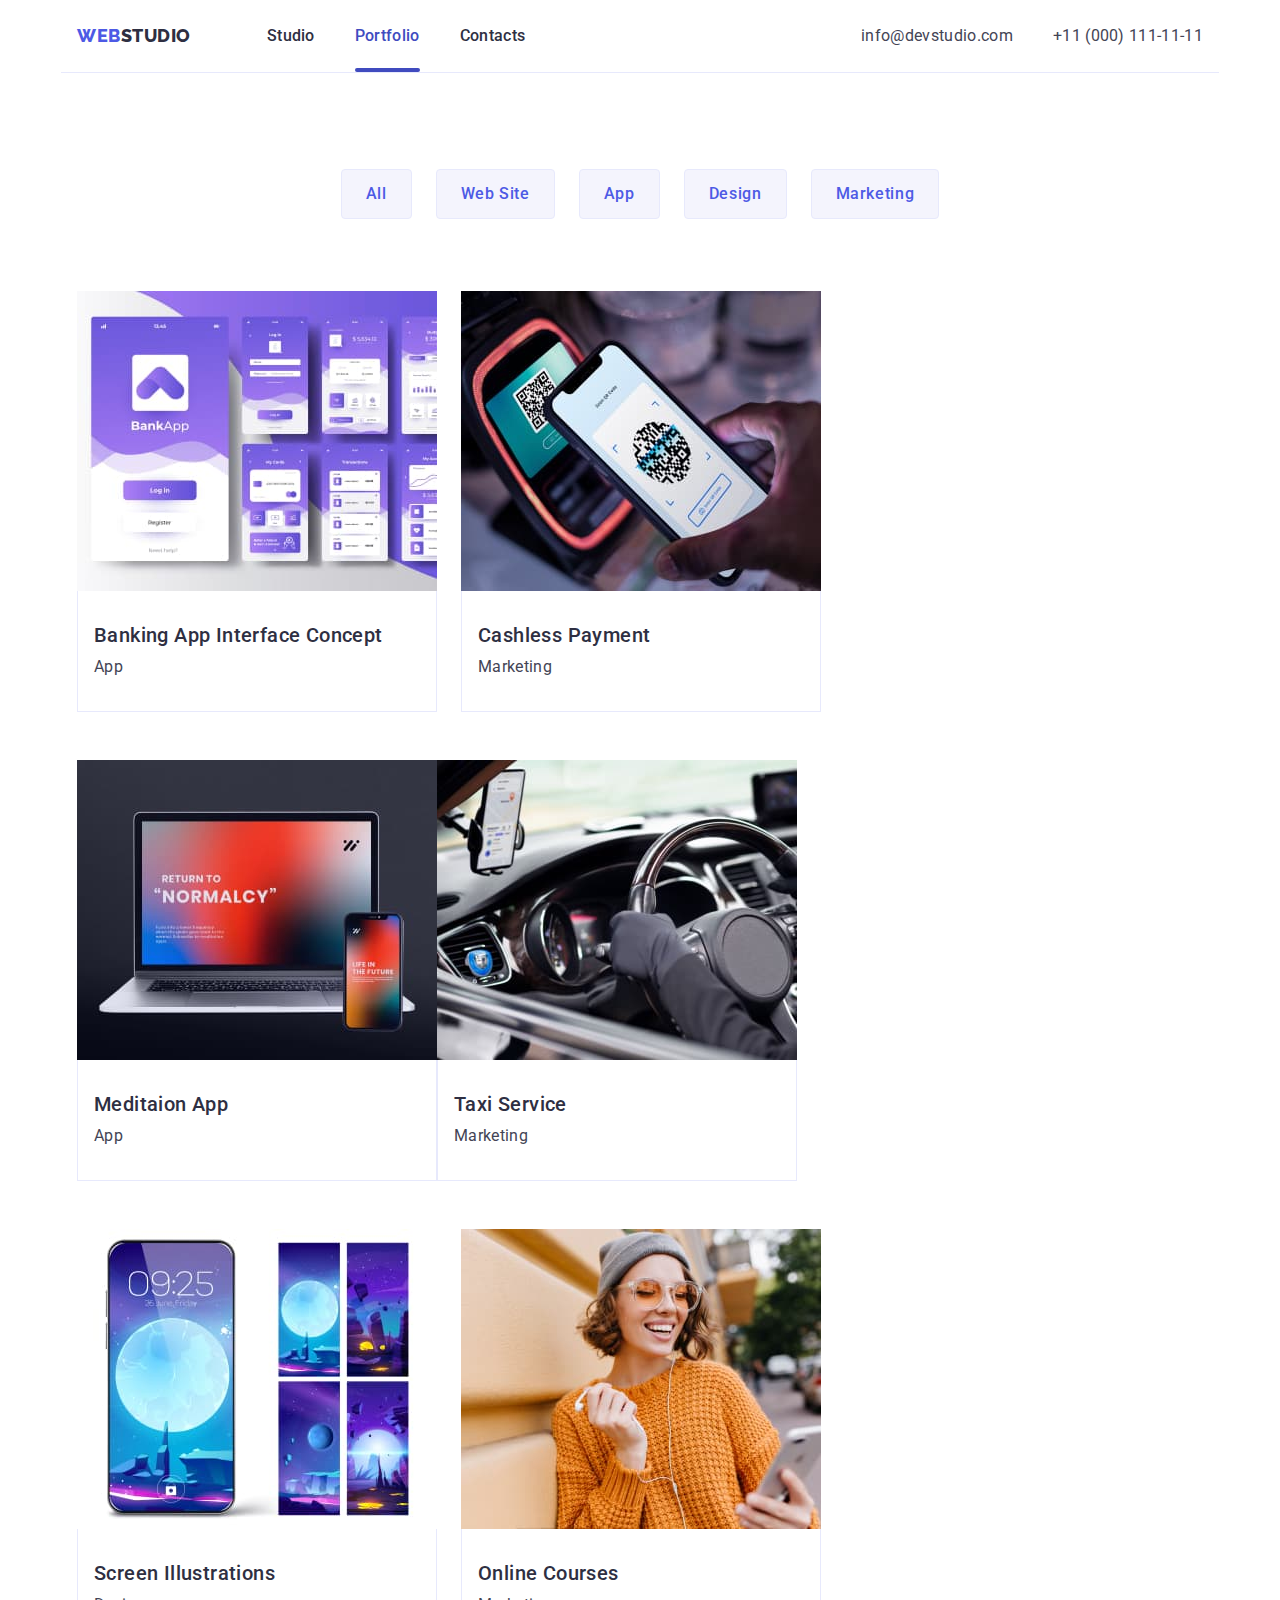
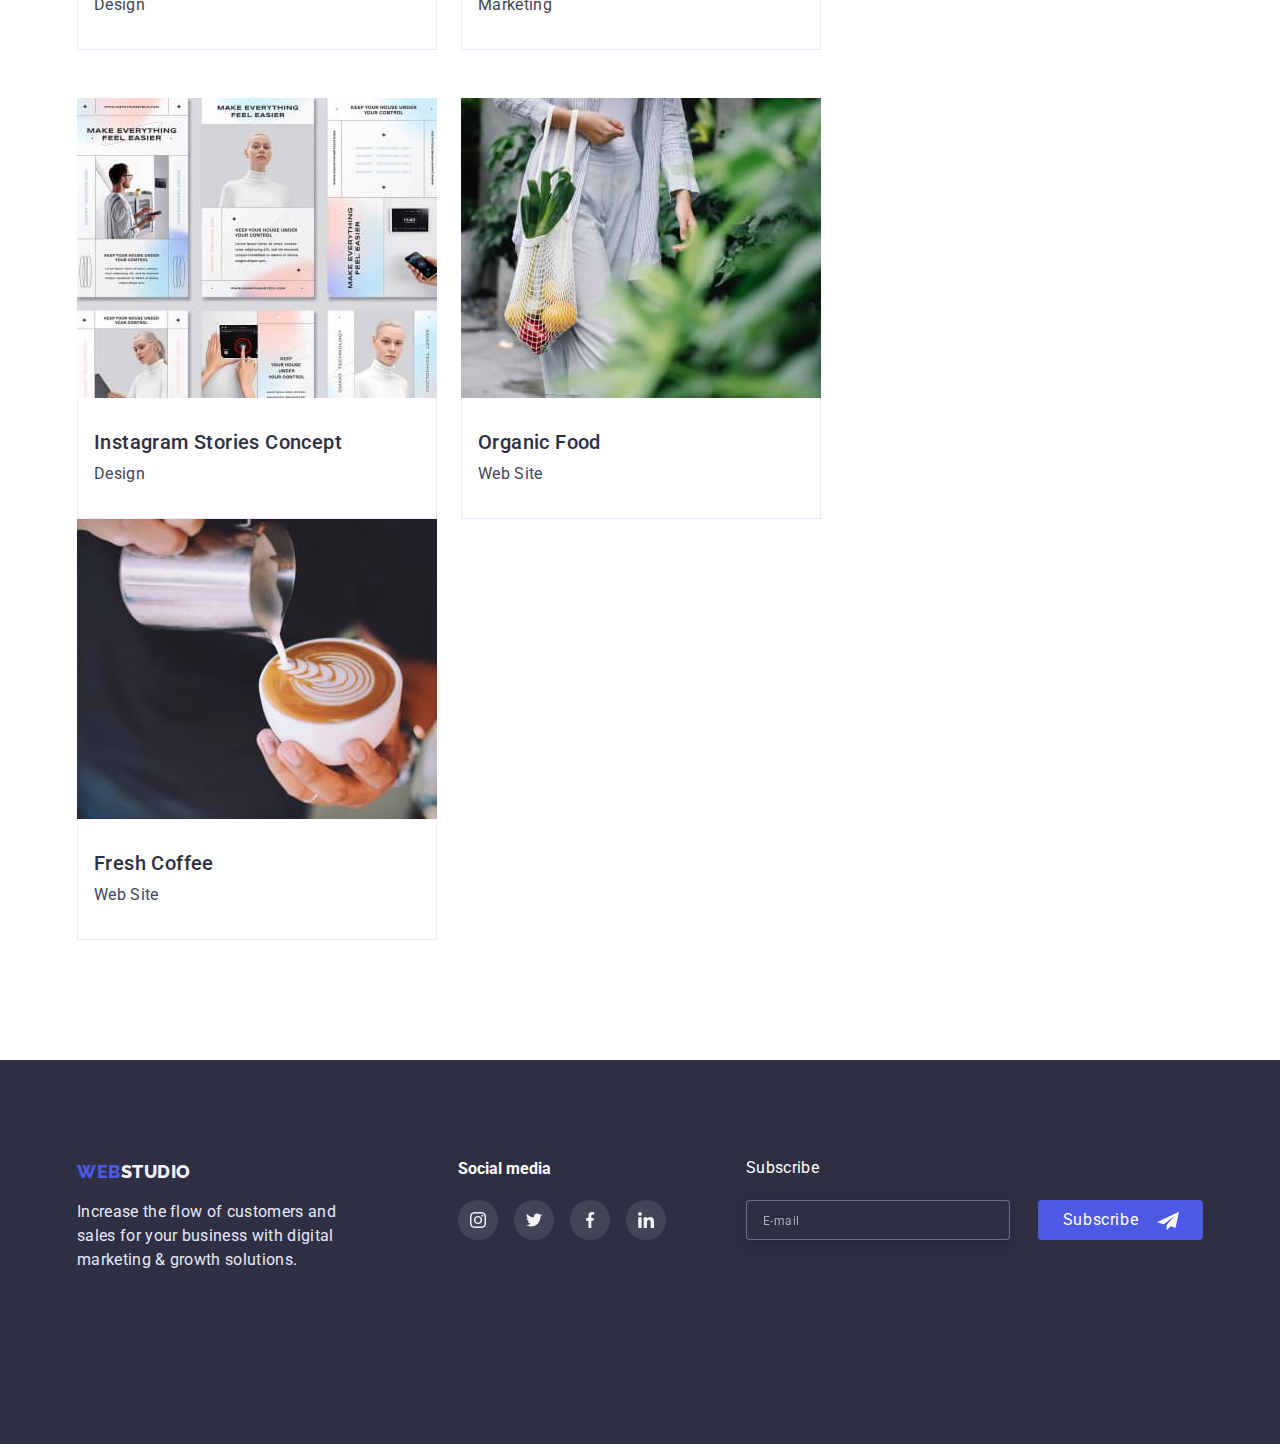
<file: portfolio.html>
<!DOCTYPE html>
<html lang="en">
  <head>
    <meta charset="UTF-8" />
    <meta http-equiv="X-UA-Compatible" content="IE=edge" />
    <meta name="viewport" content="width=device-width, initial-scale=1.0" />
    <link rel="preconnect" href="https://fonts.googleapis.com" />
    <link rel="preconnect" href="https://fonts.gstatic.com" crossorigin />
    <link
      href="https://fonts.googleapis.com/css2?family=Raleway:wght@800&family=Roboto:wght@400;500;700;900&display=swap"
      rel="stylesheet"
    />

    <title>Portfolio</title>
    <link
      href="
https://cdn.jsdelivr.net/npm/modern-normalize@1.1.0/modern-normalize.min.css
"
      rel="stylesheet"
    />
    <link rel="stylesheet" href="./css/styles.css" />
  </head>
  <body>
    <header>
      <div class="container page-header">
        <nav class="page-nav">
          <a class="main-logo link" href="./index.html"
            ><span class="logo-blue">WEB</span>STUDIO</a
          >
          <ul class="menu list">
            <li class="menu-item">
              <a class="menu-link link" href="./index.html">Studio</a>
            </li>
            <li class="menu-item">
              <a class="menu-link link current" href="./portfolio.html"
                >Portfolio</a
              >
            </li>
            <li class="menu-item">
              <a class="menu-link link" href="">Contacts</a>
            </li>
          </ul>
        </nav>
        <address>
          <ul class="address-menu list">
            <li class="address-item">
              <a class="address-link link" href="mailto:info@devstudio.com"
                >info@devstudio.com</a
              >
            </li>
            <li class="address-item">
              <a class="address-link link" href="tel:+110001111111"
                >+11 (000) 111-11-11</a
              >
            </li>
          </ul>
        </address>
      </div>
    </header>
    <main>
      <!-- Examples section -->
      <section class="portfolio-section">
        <div class="container">
          <h1 class="hidden">Examples</h1>
          <ul class="nav-btns-list list">
            <li class="nav-btns-item">
              <button class="nav-btn btn" type="button">All</button>
            </li>
            <li class="nav-btns-item">
              <button class="nav-btn btn" type="button">Web Site</button>
            </li>
            <li class="nav-btns-item">
              <button class="nav-btn btn" type="button">App</button>
            </li>
            <li class="nav-btns-item">
              <button class="nav-btn btn" type="button">Design</button>
            </li>
            <li class="nav-btns-item">
              <button class="nav-btn btn" type="button">Marketing</button>
            </li>
          </ul>

          <ul class="portfolio-list list">
            <li class="portfolio-list-item">
              <a class="link-style portfolio-link" href="">
                <div class="product-overlay">
                  <img
                    class="portfolio-list-photo"
                    src="./images/banking.jpg"
                    alt="banking app"
                    width="360"
                    height="300"
                  />
                  <p class="product-overlay-text">
                    14 Stylish and User-Friendly App Design Concepts · Task
                    Manager App · Calorie Tracker App · Exotic Fruit Ecommerce
                    App · Cloud Storage App
                  </p>
                </div>
                <div class="portfolio-padding-descr">
                  <h2 class="portfolio-list-head">
                    Banking App Interface Concept
                  </h2>
                  <p class="portfolio-list-descr">App</p>
                </div>
              </a>
            </li>
            <li class="portfolio-list-item">
              <a class="link-style" href="">
                <div class="product-overlay">
                  <img
                    class="portfolio-list-photo"
                    src="./images/cashless.jpg"
                    alt="payment"
                    width="360"
                    height="300"
                  />
                  <p class="product-overlay-text">
                    14 Stylish and User-Friendly App Design Concepts · Task
                    Manager App · Calorie Tracker App · Exotic Fruit Ecommerce
                    App · Cloud Storage App
                  </p>
                </div>
                <div class="portfolio-padding-descr">
                  <h2 class="portfolio-list-head">Cashless Payment</h2>
                  <p class="portfolio-list-descr">Marketing</p>
                </div>
              </a>
            </li>
            <li class="portfolio-list-item">
              <a class="link-style" href="">
                <div class="product-overlay">
                  <img
                    class="portfolio-list-photo"
                    src="./images/meditation.jpg"
                    alt="meditation app"
                    width="360"
                    height="300"
                  />
                  <p class="product-overlay-text">
                    14 Stylish and User-Friendly App Design Concepts · Task
                    Manager App · Calorie Tracker App · Exotic Fruit Ecommerce
                    App · Cloud Storage App
                  </p>
                </div>
                <div class="portfolio-padding-descr">
                  <h2 class="portfolio-list-head">Meditaion App</h2>
                  <p class="portfolio-list-descr">App</p>
                </div>
              </a>
            </li>
            <li class="portfolio-list-item">
              <a class="link-style" href="">
                <div class="product-overlay">
                  <img
                    class="portfolio-list-photo"
                    src="./images/taxi.jpg"
                    alt="taxi service"
                    width="360"
                    height="300"
                  />
                  <p class="product-overlay-text">
                    14 Stylish and User-Friendly App Design Concepts · Task
                    Manager App · Calorie Tracker App · Exotic Fruit Ecommerce
                    App · Cloud Storage App
                  </p>
                </div>
                <div class="portfolio-padding-descr">
                  <h2 class="portfolio-list-head">Taxi Service</h2>
                  <p class="portfolio-list-descr">Marketing</p>
                </div>
              </a>
            </li>
            <li class="portfolio-list-item">
              <a class="link-style" href="">
                <div class="product-overlay">
                  <img
                    class="portfolio-list-photo"
                    src="./images/screen.jpg"
                    alt="screen illustration"
                    width="360"
                    height="300"
                  />
                  <p class="product-overlay-text">
                    14 Stylish and User-Friendly App Design Concepts · Task
                    Manager App · Calorie Tracker App · Exotic Fruit Ecommerce
                    App · Cloud Storage App
                  </p>
                </div>
                <div class="portfolio-padding-descr">
                  <h2 class="portfolio-list-head">Screen Illustrations</h2>
                  <p class="portfolio-list-descr">Design</p>
                </div>
              </a>
            </li>
            <li class="portfolio-list-item">
              <a class="link-style" href="">
                <div class="product-overlay">
                  <img
                    class="portfolio-list-photo"
                    src="./images/online.jpg"
                    alt="online courses"
                    width="360"
                    height="300"
                  />
                  <p class="product-overlay-text">
                    14 Stylish and User-Friendly App Design Concepts · Task
                    Manager App · Calorie Tracker App · Exotic Fruit Ecommerce
                    App · Cloud Storage App
                  </p>
                </div>
                <div class="portfolio-padding-descr">
                  <h2 class="portfolio-list-head">Online Courses</h2>
                  <p class="portfolio-list-descr">Marketing</p>
                </div>
              </a>
            </li>
            <li class="portfolio-list-item">
              <a class="link-style" href="">
                <div class="product-overlay">
                  <img
                    class="portfolio-list-photo"
                    src="./images/insta.jpg"
                    alt="instgram stories"
                    width="360"
                    height="300"
                  />
                  <p class="product-overlay-text">
                    14 Stylish and User-Friendly App Design Concepts · Task
                    Manager App · Calorie Tracker App · Exotic Fruit Ecommerce
                    App · Cloud Storage App
                  </p>
                </div>
                <div class="portfolio-padding-descr">
                  <h2 class="portfolio-list-head">Instagram Stories Concept</h2>
                  <p class="portfolio-list-descr">Design</p>
                </div>
              </a>
            </li>
            <li class="portfolio-list-item">
              <a class="link-style" href="">
                <div class="product-overlay">
                  <img
                    class="portfolio-list-photo"
                    src="./images/organic.jpg"
                    alt="organic food"
                    width="360"
                    height="300"
                  />
                  <p class="product-overlay-text">
                    14 Stylish and User-Friendly App Design Concepts · Task
                    Manager App · Calorie Tracker App · Exotic Fruit Ecommerce
                    App · Cloud Storage App
                  </p>
                </div>
                <div class="portfolio-padding-descr">
                  <h2 class="portfolio-list-head">Organic Food</h2>
                  <p class="portfolio-list-descr">Web Site</p>
                </div>
              </a>
            </li>
            <li class="portfolio-list-item">
              <a class="link-style" href="">
                <div class="product-overlay">
                  <img
                    class="portfolio-list-photo"
                    src="./images/coffee.jpg"
                    alt="fresh coffee"
                    width="360"
                    height="300"
                  />
                  <p class="product-overlay-text">
                    14 Stylish and User-Friendly App Design Concepts · Task
                    Manager App · Calorie Tracker App · Exotic Fruit Ecommerce
                    App · Cloud Storage App
                  </p>
                </div>
                <div class="portfolio-padding-descr">
                  <h2 class="portfolio-list-head">Fresh Coffee</h2>
                  <p class="portfolio-list-descr">Web Site</p>
                </div>
              </a>
            </li>
          </ul>
        </div>
      </section>
    </main>

    <footer class="dark-bgc-foot foot-section">
      <div class="container footer-flex">
        <div class="logo-container">
          <a class="main-logo foot-link" href="./index.html"
            ><span class="logo-blue">WEB</span>STUDIO</a
          >
          <p class="footer-descr">
            Increase the flow of customers and sales for your business with
            digital marketing & growth solutions.
          </p>
        </div>
        <div class="social-container">
          <h4 class="footer-social-header">Social media</h4>
          <ul class="footer-social-list list">
            <li>
              <a class="footer-social-link" href="./index.html"
                ><svg class="footer-social-image">
                  <use href="./images/sprite.svg#instagram"></use>
                </svg>
              </a>
            </li>
            <li>
              <a class="footer-social-link" href="./index.html"
                ><svg class="footer-social-image">
                  <use href="./images/sprite.svg#twitter"></use>
                </svg>
              </a>
            </li>
            <li>
              <a class="footer-social-link" href="./index.html"
                ><svg class="footer-social-image">
                  <use href="./images/sprite.svg#facebook"></use>
                </svg>
              </a>
            </li>
            <li>
              <a class="footer-social-link" href="./index.html"
                ><svg class="footer-social-image">
                  <use href="./images/sprite.svg#linkedin"></use>
                </svg>
              </a>
            </li>
          </ul>
        </div>
        <div class="footer-form-container">
          <form>
            <label>
              <span class="footer-text-label">Subscribe</span>
              <input
                class="footer-input"
                type="email"
                name="mail"
                placeholder="E-mail "
                required
              />
            </label>
            <button class="subscribe-button" tupe="submit">Subscribe</button>
          </form>
        </div>
      </div>
    </footer>
  </body>
</html>
</file>
<file: css/styles.css>
:root {
  --primary-text-color: #434455;
  --secondary-text-color: #2e2f42;
  --dark-bg: #2e2f42;
  --light-bg: #f4f4fd;
  --main-blue: #4d5ae5;
  --border-textfooter: #e7e9fc;
  --active-blue: #404bbf;
  --light-text: #ffffff;
  --active-foot-link: #31d0aa;
  --border-icon-color: #8e8f99;
}

body {
  font-family: Roboto, sans-serif;
  color: var(--primary-text-color);
}
h1,
h2,
h3,
p {
  margin-top: 0;
  margin-bottom: 0;
}
ul {
  margin-top: 0;
  margin-bottom: 0;
  padding-left: 0;
}
img {
  display: block;
}
.hidden {
  display: none;
}
.container {
  padding: 0px 16px;
  margin: 0 auto;
}
.list {
  list-style: none;
}
.link-style {
  font-style: normal;
  text-decoration: none;
}
.link {
  font-style: normal;
  text-decoration: none;
}
.menu .link:hover,
.menu .link:focus {
  color: var(--active-blue);
}
.address-menu .link:hover,
.address-menu .link:focus {
  color: var(--active-blue);
}

.menu .link.current {
  color: var(--active-blue);
}

.nav-btns-list .nav-btn:hover,
.nav-btns-list .nav-btn:focus {
  background-color: var(--active-blue);
  color: var(--light-text);
  box-shadow: 0px 3px 1px rgba(0, 0, 0, 0.1), 0px 2px 1px rgba(0, 0, 0, 0.08),
    0px 2px 2px rgba(0, 0, 0, 0.12);
}
.head-section .main-btn:hover,
.head-section .main-btn:focus {
  background-color: var(--active-blue);
  box-shadow: 0px 4px 4px rgba(0, 0, 0, 0.15);
  border-radius: 4px;
}
.team-social-link:hover,
.team-social-link:focus {
  background-color: var(--active-blue);
}
.customer-list-link:hover .customer-list-image,
.customer-list-link:focus .customer-list-image {
  fill: var(--active-blue);
}
.customer-list-link:hover,
.customer-list-link:focus {
  border-color: var(--active-blue);
  color: var(--active-blue);
}

.footer-social-link:hover,
.footer-social-link:focus {
  background-color: var(--active-foot-link);
}
.subscribe-button:hover,
.subscribe-button:focus {
  background-color: var(--active-blue);
  box-shadow: 0px 4px 4px rgba(0, 0, 0, 0.15);
}

@media screen and (max-width: 767px) {
  .dark-bgc {
    background-image: linear-gradient(
        rgba(46, 47, 66, 0.7),
        rgba(46, 47, 66, 0.7)
      ),
      url(../images/mobile-hero-image.jpg);
    background-size: cover;
  }
  .container {
    width: 428px;
    padding-top: 24px;
    padding-bottom: 24px;
  }
  .mobile-menu-btn {
    padding: 0;
    width: 32px;
    height: 22px;
    background-color: inherit;
    border: none;
  }
  .mobile-menu-container {
    display: flex;
    flex-direction: column;
    width: 428px;
    height: 100%;
    padding: 80px 40px;
  }
  .close-btn-mobile {
    position: absolute;
    display: flex;
    justify-content: center;
    align-items: center;
    cursor: pointer;
    top: 24px;
    right: 24px;
    width: 24px;
    height: 24px;
    border-radius: 50%;
    background: var(--border-textfooter);
    border: 1px solid rgba(0, 0, 0, 0.1);
    transition: background-color 250ms cubic-bezier(0.4, 0, 0.2, 1);
  }
  .close-btn-mobile-image {
    width: 8px;
    height: 8px;
    transition: fill 250ms cubic-bezier(0.4, 0, 0.2, 1);
  }
  .menu {
    display: none;
  }
  .address-menu {
    display: none;
  }
  .mobile-menu.is-open {
    opacity: 1;
    pointer-events: auto;
    visibility: visible;
  }
  .mobile-menu {
    position: fixed;
    left: 0;
    top: 0;
    width: 100%;
    height: 100%;
    background-color: var(--light-text);
    opacity: 0;
    pointer-events: none;
    visibility: hidden;
    transition: opacity 250ms cubic-bezier(0.4, 0, 0.2, 1),
      visibility 250ms cubic-bezier(0.4, 0, 0.2, 1);
  }
  .menu-mobile {
    margin-bottom: auto;
  }
  .menu-mobile-link {
    font-weight: 700;
    font-size: 36px;
    line-height: 1.1;
    letter-spacing: 0.02em;
    text-transform: capitalize;
    color: var(--secondary-text-color);
  }
  .menu-mobile-item:not(:last-child) {
    margin-bottom: 40px;
  }
  .mobile-color {
    color: var(--main-blue);
  }
  .address-mobile-menu {
    margin-bottom: 48px;
  }
  .address-mobile-item:not(:last-child) {
    margin-bottom: 40px;
  }
  .address-mobile-tel {
    font-weight: 600;
    font-size: 36px;
    line-height: 1.1;
    text-transform: capitalize;
    color: var(--main-blue);
  }
  .address-mobile-mail {
    font-weight: 500;
    font-size: 20px;
    line-height: 1.2;
    letter-spacing: 0.02em;
    color: #434455;
  }
  .social-mobile-list {
    display: flex;
    gap: 56px;
  }
  .mobile-social-link {
    display: flex;
    justify-content: center;
    align-items: center;

    width: 40px;
    height: 40px;
    border-radius: 50%;
    background-color: var(--main-blue);
  }
  .mobile-social-image {
    width: 24px;
    height: 24px;
  }

  /* MAIN SECTION */
  .dark-bgc {
    min-width: 428px;
    background-position: center;
    background-size: cover;
  }
  .section-hero {
    padding-top: 112px;
    padding-bottom: 112px;
  }
  .main-head {
    font-size: 36px;
    line-height: 1.1;
    letter-spacing: 0.02em;
    color: var(--light-text);
    margin-bottom: 72px;
  }
  /* EXAMPLES SECTION */
  .examples-list-item {
    margin-bottom: 72px;
  }
  .examples-list-descr {
    margin-top: 8px;
    font-weight: 500;
    font-size: 16px;
    line-height: 1.5;
    letter-spacing: 0.02em;
  }
  .examples-list-head {
    text-align: center;
    text-transform: capitalize;
    font-weight: 700;
    font-size: 36px;
    line-height: 1.1;
    letter-spacing: 0.02em;
    color: var(--secondary-text-color);
  }
  .section-bottom-padding {
    display: none;
  }
  /* TEAM SECTION */
  .light-bgc {
    min-width: 428px;
    padding-top: 96px;
    padding-bottom: 128px;
  }
  .section-head {
    font-weight: 700;
    font-size: 36px;
    line-height: 1.1;
    text-align: center;
    letter-spacing: 0.02em;
    text-transform: capitalize;
    margin-bottom: 72px;
  }
  .team-list {
    display: flex;
    flex-direction: column;
    align-items: center;
  }
  .team-list-item:not(:last-child) {
    margin-bottom: 72px;
  }

  /* CUSTOMER SECTION */
  .customer-section {
    padding-top: 96px;
    padding-bottom: 96px;
  }
  .customer-list-item:nth-child(2n + 1) {
    margin-right: 16px;
  }
  .customer-list-image {
    fill: currentColor;
    width: 104px;
    height: 56px;
  }
  .customer-list {
    flex-wrap: wrap;
  }

  /* FOOTER SECTION */
  .foot-section {
    padding-top: 96px;
    padding-bottom: 96px;
  }
  .dark-bgc-foot {
    min-width: 428px;
  }
  .footer-descr {
    font-size: 16px;
    line-height: 1.5;
    letter-spacing: 0.02em;
    color: var(--border-textfooter);
    width: 268px;
    margin-top: 16px;
    margin-left: auto;
    margin-right: auto;
  }
  .main-logo.foot-link {
    font-family: Raleway, sans-serif;
    font-style: normal;
    text-decoration: none;
    width: 115px;
    font-weight: 800;
    font-size: 18px;
    line-height: 1.17;
    letter-spacing: 0.03em;
    text-transform: uppercase;
    color: var(--light-bg);
  }
  .social-container {
    padding-bottom: 72px;
    display: flex;
    flex-direction: column;
    align-items: center;
  }
  .footer-social-header {
    color: var(--light-text);
    margin-top: 0;
    font-weight: 500;
    font-size: 16px;
    line-height: 1.5;
    letter-spacing: 0.02em;
  }
  .logo-container {
    padding-bottom: 72px;
    display: flex;
    flex-direction: column;
    align-items: center;
  }
  .footer-form-container {
    position: relative;
    padding-top: 40px;
  }
  .footer-text-label {
    position: absolute;
    top: 0;
    left: 160px;
    color: var(--light-text);
    font-size: 16px;
    line-height: 1.5;
    letter-spacing: 0.02em;
  }
  .footer-input {
    min-width: 398px;
    min-height: 40px;
    padding: 8px 16px;
    background-color: var(--dark-bg);
    border: 1px solid rgba(255, 255, 255, 0.3);
    filter: drop-shadow(0px 4px 4px rgba(0, 0, 0, 0.15));
    border-radius: 4px;
    color: var(--light-text);
  }
  .subscribe-button {
    transform: translate(90px, 16px);
  }
}

@media screen and (min-device-pixel-ratio: 2) and (max-width: 767px),
  screen and (min-resolution: 192dpi) and (max-width: 767px),
  screen and (min-resolution: 2dppx) and (max-width: 767px) {
  .dark-bgc {
    background-image: linear-gradient(
        rgba(46, 47, 66, 0.7),
        rgba(46, 47, 66, 0.7)
      ),
      url(../images/mobile-hero-image@2x.jpg);
    background-size: cover;
  }
}
@media screen and (min-width: 768px) and (max-width: 1199px) {
  .container {
    width: 768px;
  }
  .main-logo {
    margin-right: 123px;
  }
  .address-menu {
    position: relative;
  }
  .address-tel {
    position: absolute;
    top: 20px;
  }
  .dark-bgc {
    min-width: 768px;
    background-position: center;
    background-size: cover;
  }
  .section-hero {
    padding-top: 112px;
    padding-bottom: 108px;
  }
  /* EXAMPLES SECTION */
  .examples-list-item {
    margin-bottom: 72px;
  }
  .examples-list-descr {
    margin-top: 8px;
    font-weight: 500;
    font-size: 16px;
    line-height: 1.5;
    letter-spacing: 0.02em;
  }
  .examples-list-head {
    text-transform: capitalize;
    font-weight: 700;
    font-size: 36px;
    line-height: 1.1;
    letter-spacing: 0.02em;
    color: var(--secondary-text-color);
  }
  .examples-list-item {
    width: 356px;
  }
  .examples-list {
    display: flex;
    flex-wrap: wrap;
  }
  .examples-section {
    padding-top: 96px;
    padding-bottom: 96px;
  }
  .section-bottom-padding {
    display: none;
  }
  /* TEAM SECTION */
  .section {
    padding-top: 96px;
    padding-bottom: 108px;
    text-align: center;
  }
  .team-head {
    margin-bottom: 72px;
  }
  .team-list {
    display: flex;
    flex-wrap: wrap;
    justify-content: center;
    align-items: center;
  }
  .team-list-item:nth-child(2n + 1) {
    margin-right: 24px;
  }
  .team-list-item {
    margin-bottom: 64px;
  }

  /* CUSTOMER SECTION */
  .customer-list {
    flex-wrap: wrap;
  }
  .customer-list-item {
    margin-right: 24px;
  }
  .customer-list-item:nth-child(3n + 3) {
    margin-right: 0;
  }
  .customer-list-item:not(:nth-child(n + 3)) {
    margin-bottom: 72px;
  }
  .customer-list-link {
    display: flex;
    justify-content: center;
    align-items: center;
    border: 1px solid var(--border-icon-color);
    color: var(--border-icon-color);
    border-radius: 4px;
    width: 168px;
    height: 88px;
    transition: color 250ms cubic-bezier(0.4, 0, 0.2, 1),
      border-color 250ms cubic-bezier(0.4, 0, 0.2, 1);
  }
  .customer-list-image {
    fill: currentColor;
    width: 104px;
    height: 56px;
  }

  /* FOOTER SECTION */
  .foot-section {
    padding-top: 96px;
    padding-bottom: 96px;
    padding-left: 108px;
    padding-right: 108px;
  }
  .footer-flex {
    max-width: 500px;
    display: flex;
    flex-wrap: wrap;
    justify-content: baseline;
    padding: 0;
  }
  .main-logo.foot-link {
    font-family: Raleway, sans-serif;
    font-style: normal;
    text-decoration: none;
    width: 115px;
    font-weight: 800;
    font-size: 18px;
    line-height: 1.17;
    letter-spacing: 0.03em;
    text-transform: uppercase;
    color: var(--light-bg);
  }
}
@media screen and (min-width: 320px) {
  .logo-blue {
    color: var(--main-blue);
  }
  .main-logo {
    font-family: Raleway, sans-serif;
    font-weight: 800;
    font-size: 18px;
    line-height: 1.33;
    align-items: center;
    letter-spacing: 0.03em;
    color: var(--secondary-text-color);
  }
  .dark-bgc {
    background-color: var(--dark-bg);
    margin: 0 auto;
    /* object-fit: contain; */
  }
  .page-nav {
    display: flex;
    justify-content: space-between;

    /* MAIN SECTION */
  }
  .head-section {
    text-align: center;
  }
  .main-btn {
    font-family: Roboto, sans-serif;
    font-weight: 500;
    font-size: 16px;
    line-height: 1.5;
    letter-spacing: 0.04em;
    cursor: pointer;
    color: var(--light-text);
    background-color: var(--main-blue);
    border-radius: 4px;
    padding: 16px 32px;
    border: none;
    transition: background-color 250ms cubic-bezier(0.4, 0, 0.2, 1),
      shadow-box 250ms cubic-bezier(0.4, 0, 0.2, 1);
  }
  /* TEAM SECTION */
  .light-bgc {
    margin: 0 auto;
    background-color: var(--light-bg);
  }
  .social-team-list {
    display: flex;
    justify-content: center;
    align-items: center;
    gap: 24px;
  }
  .team-social-link {
    display: flex;
    justify-content: center;
    align-items: center;
    border-radius: 50%;

    width: 40px;
    height: 40px;
    background-color: var(--main-blue);
    transition: background-color 250ms cubic-bezier(0.4, 0, 0.2, 1);
  }

  .team-social-image {
    width: 16px;
    height: 16px;
  }
  .team-list-item {
    max-width: 264px;
    background-color: var(--light-text);
    box-shadow: 0px 1px 6px rgba(46, 47, 66, 0.08),
      0px 1px 1px rgba(46, 47, 66, 0.16), 0px 2px 1px rgba(46, 47, 66, 0.08);
    border-radius: 0px 0px 4px 4px;
  }
  .team-list-head {
    text-align: center;
    margin-bottom: 8px;
  }
  .team-list-descr {
    text-align: center;
    margin-bottom: 8px;
  }
  .padding-descr {
    padding-top: 32px;
    padding-bottom: 32px;
    border: 1px solid;
    border-color: var(--border-textfooter);
    border-top: 0;
  }
  /* CUSTOMER SECTION */
  .customer-list {
    display: flex;
    justify-content: center;
    margin-top: 72px;
  }
  .customer-list-link {
    display: flex;
    justify-content: center;
    align-items: center;
    border: 1px solid var(--border-icon-color);
    color: var(--border-icon-color);
    border-radius: 4px;
    width: 190px;
    height: 88px;
    transition: color 250ms cubic-bezier(0.4, 0, 0.2, 1),
      border-color 250ms cubic-bezier(0.4, 0, 0.2, 1);
    margin-bottom: 72px;
  }
  /* FOOTER SECTION */
  .dark-bgc-foot {
    background: var(--dark-bg);
    margin: 0 auto;
  }
  .footer-social-list {
    display: flex;
    gap: 16px;
  }
  .footer-social-link {
    display: flex;
    justify-content: center;
    align-items: center;
    border-radius: 50%;
    width: 40px;
    height: 40px;

    background-color: rgba(255, 255, 255, 0.1);
    transition: background-color 250ms cubic-bezier(0.4, 0, 0.2, 1);
  }
  .footer-social-image {
    width: 16px;
    height: 16px;
  }
  .footer-input::placeholder {
    font-size: 12px;
    line-height: 2;
    letter-spacing: 0.04em;

    color: rgba(255, 255, 255, 0.6);
  }
  .subscribe-button {
    position: relative;
    text-align: center;
    padding: 8px 24px;
    padding-right: 64px;
    margin-left: 24px;
    min-height: 40px;
    min-width: 165px;
    font-size: 16px;
    line-height: 1.5;
    letter-spacing: 0.04em;
    color: var(--light-text);
    background: var(--main-blue);
    border-radius: 4px;
    border: none;
    cursor: pointer;
    transition: background-color 250ms cubic-bezier(0.4, 0, 0.2, 1),
      box-shadow 250ms cubic-bezier(0.4, 0, 0.2, 1);
  }
  .subscribe-button::after {
    position: absolute;
    top: 10px;
    right: 24px;
    content: "";
    display: block;
    width: 22px;
    height: 22px;
    background-color: inherit;
    background-image: url(../images/subscribe-icon.svg);
    background-position: center;
    background-size: contain;
  }
}

@media screen and (min-width: 768px) {
  .dark-bgc {
    min-width: 768px;
    background-image: linear-gradient(
        rgba(46, 47, 66, 0.7),
        rgba(46, 47, 66, 0.7)
      ),
      url(../images/tablet-hero-image.jpg);
    background-size: cover;
  }
  .mobile-menu-btn {
    display: none;
  }
  .mobile-menu {
    display: none;
  }
  .menu {
    display: flex;
  }
  .menu-item {
    position: relative;
  }
  .link {
    display: block;
    padding-top: 24px;
    padding-bottom: 24px;
  }
  .page-header {
    display: flex;
    justify-content: space-between;
    border-bottom: 1px solid;
    border-color: var(--border-textfooter);
  }
  .menu-link {
    font-weight: 500;
    font-size: 16px;
    line-height: 1.5;
    letter-spacing: 0.02em;
    color: var(--secondary-text-color);
    transition: color 250ms cubic-bezier(0.4, 0, 0.2, 1);
  }

  .menu-item:not(:last-child) {
    margin-right: 40px;
  }
  .address-link {
    font-style: normal;
    font-size: 16px;
    line-height: 1.5;
    letter-spacing: 0.02em;
    color: var(--primary-text-color);
    transition: color 250ms cubic-bezier(0.4, 0, 0.2, 1);
  }
  .current::after {
    content: "";
    display: block;
    width: 100%;
    height: 4px;
    background-color: var(--active-blue);
    border-radius: 2px;
    position: absolute;
    bottom: 0;
    left: 0;
  }
  /* MAIN SECTION */
  .main-head {
    font-size: 56px;
    line-height: 1.1;
    letter-spacing: 0.02em;
    color: var(--light-text);
    margin-bottom: 48px;
  }
  /* FOOTER SECTION */
  .footer-form-container {
    position: relative;
    padding-top: 40px;
    /* padding-left: 80px; */
  }
  .footer-text-label {
    position: absolute;
    top: 0;
    left: 0;
    color: var(--light-text);
    font-size: 16px;
    line-height: 1.5;
    letter-spacing: 0.02em;
  }
  .footer-descr {
    font-size: 16px;
    line-height: 1.5;
    letter-spacing: 0.02em;
    color: var(--border-textfooter);
    width: 264px;
    margin-top: 16px;
  }
  .footer-social-header {
    color: var(--light-text);
    margin-top: 0;
  }
  .logo-container {
    padding-right: 24px;
    padding-bottom: 72px;
  }
  .footer-form-container {
    position: relative;
    padding-top: 40px;
  }
  .footer-input {
    min-width: 264px;
    min-height: 40px;
    padding: 8px 16px;
    background-color: var(--dark-bg);
    border: 1px solid rgba(255, 255, 255, 0.3);
    filter: drop-shadow(0px 4px 4px rgba(0, 0, 0, 0.15));
    border-radius: 4px;
    color: var(--light-text);
  }
}
@media screen and (min-device-pixel-ratio: 2) and (min-width: 768px),
  screen and (min-resolution: 192dpi) and (min-width: 768px),
  screen and (min-resolution: 2dppx) and (min-width: 768px) {
  .dark-bgc {
    background-image: linear-gradient(
        rgba(46, 47, 66, 0.7),
        rgba(46, 47, 66, 0.7)
      ),
      url(../images/tablet-hero-image@2x.jpg);
    background-size: cover;
  }
}

@media screen and (min-width: 1200px) {
  .container {
    width: 1158px;
  }
  .dark-bgc {
    min-width: 1200px;
    max-width: 1600px;
    background-image: linear-gradient(
        rgba(46, 47, 66, 0.7),
        rgba(46, 47, 66, 0.7)
      ),
      url(../images/desktop-hero-image.jpg);
    background-size: cover;
  }

  .main-logo {
    font-family: Raleway, sans-serif;
    font-weight: 800;
    font-size: 18px;
    line-height: 1.33;
    align-items: center;
    letter-spacing: 0.03em;
    color: var(--secondary-text-color);
    margin-right: 76px;
  }
  .menu-item:not(:last-child) {
    margin-right: 40px;
  }
  .address-item:not(:last-child) {
    margin-right: 40px;
  }
  .address-menu {
    display: flex;
  }
  /* Main Section */
  .head-section {
    text-align: center;
  }
  .section-hero {
    padding-top: 188px;
    padding-bottom: 188px;
  }
  /*  ABOUT WEBSTUDIO SECTION */

  .examples-list-link {
    display: flex;
    width: 264px;
    height: 112px;
    justify-content: center;
    align-items: center;
    background-color: var(--light-bg);
    border-radius: 4px;
    margin-bottom: 8px;
  }

  .examples-list {
    display: flex;
  }
  .examples-list-item {
    flex-basis: calc((100% - 72px) / 4);
    margin-right: 24px;
  }
  .examples-list-item:nth-child(4n) {
    margin-right: 0;
  }
  .examples-list-head {
    font-weight: 500;
    font-size: 20px;
    line-height: 1.2;
    letter-spacing: 0.02em;
    color: var(--secondary-text-color);
  }
  .examples-list-item::before {
    content: "";
    display: block;
    background-size: 64px;
    background-repeat: no-repeat;
    background-position: center;
    background-color: var(--light-bg);
    height: 112px;
    width: 264px;
    margin-bottom: 8px;
  }
  .antenna-icon::before {
    background-image: url(../images/antenna.svg);
  }
  .clock-icon::before {
    background-image: url(../images/clock.svg);
  }
  .diagram-icon::before {
    background-image: url(../images/diagram.svg);
  }
  .astronaut-icon::before {
    background-image: url(../images/astronaut.svg);
  }
  .examples-list-descr {
    margin-top: 8px;
    font-size: 16px;
    line-height: 1.5;
    letter-spacing: 0.02em;
  }
  .section-head {
    font-size: 36px;
    line-height: 1.1;
    text-align: center;
    letter-spacing: 0.02em;
    color: var(--secondary-text-color);
  }

  /* WHAT ARE WE DOIG */
  .section-bottom-padding {
    padding-bottom: 120px;
  }
  .section {
    padding-top: 120px;
    padding-bottom: 120px;
  }
  .head-margin {
    margin-bottom: 72px;
  }
  .img-list {
    display: flex;
  }
  .image-list-item:not(:last-child) {
    margin-right: 24px;
  }

  /*  OUR TEAM */
  .section {
    padding-top: 120px;
    padding-bottom: 120px;
  }
  .team-head {
    margin-bottom: 72px;
  }
  .team-list {
    display: flex;
    justify-content: center;
  }
  .team-list-item:not(:last-child) {
    margin-right: 24px;
  }

  /* CUSTOMERS */
  .customer-list {
    display: flex;
    justify-content: center;
    gap: 24px;
    margin-top: 72px;
  }
  .customer-list-link {
    display: flex;
    justify-content: center;
    align-items: center;
    border: 1px solid var(--border-icon-color);
    color: var(--border-icon-color);
    border-radius: 4px;
    width: 168px;
    height: 88px;
    transition: color 250ms cubic-bezier(0.4, 0, 0.2, 1),
      border-color 250ms cubic-bezier(0.4, 0, 0.2, 1);
  }
  .customer-list-image {
    fill: currentColor;
    width: 104px;
    height: 56px;
  }

  /* FOOTER SECTION */
  .foot-section {
    padding-top: 100px;
    padding-bottom: 100px;
  }
  .footer-flex {
    display: flex;
    justify-content: baseline;
  }
  .dark-bgc-foot {
    min-width: 1200px;
    background: var(--dark-bg);
    margin: 0 auto;
  }
  .foot-link {
    font-style: normal;
    text-decoration: none;
    color: var(--light-bg);
    width: 115px;
  }
  .footer-social-header {
    color: var(--light-text);
    margin-top: 0;
  }
  .logo-container {
    margin-right: 117px;
    padding-right: 0;
  }
  .footer-text-label {
    transform: translateX(110%) translateY(-4px);
  }
  .footer-form-container {
    padding-left: 80px;
  }
}
@media screen and (min-device-pixel-ratio: 2) and (min-width: 1200px),
  screen and (min-resolution: 192dpi) and (min-width: 1200px),
  screen and (min-resolution: 2dppx) and (min-width: 1200px) {
  .dark-bgc {
    background-image: linear-gradient(
        rgba(46, 47, 66, 0.7),
        rgba(46, 47, 66, 0.7)
      ),
      url(../images/desktop-hero-image@2x.jpg);
    background-size: cover;
  }
}
/* Portfolio */
.portfolio-section {
  padding-top: 96px;
  padding-bottom: 120px;
}
.nav-btns-list {
  display: flex;
  justify-content: center;
}
.nav-btns-item:not(:last-child) {
  margin-right: 24px;
}
.nav-btn {
  font-family: inherit;
  font-weight: 500;
  font-size: 16px;
  line-height: 1.5;
  text-align: center;
  letter-spacing: 0.04em;
  cursor: pointer;
  color: var(--main-blue);
  background-color: var(--light-bg);
  border: 1px solid var(--border-textfooter);
  border-radius: 4px;
  transition: background-color 250ms cubic-bezier(0.4, 0, 0.2, 1),
    box-shadow 250ms cubic-bezier(0.4, 0, 0.2, 1),
    color 250ms cubic-bezier(0.4, 0, 0.2, 1);
  padding: 12px 24px;
}

.portfolio-list {
  margin-top: 72px;
  display: flex;
  flex-wrap: wrap;
}
.portfolio-list-item:hover,
.portfolio-list-item:focus {
  box-shadow: 0px 1px 6px rgba(46, 47, 66, 0.08),
    0px 1px 1px rgba(46, 47, 66, 0.16), 0px 2px 1px rgba(46, 47, 66, 0.08);
}
.portfolio-list-item {
  margin-right: 24px;
  margin-bottom: 48px;
  transition: box-shadow 250ms cubic-bezier(0.4, 0, 0.2, 1);
}
.portfolio-list-item:hover .product-overlay-text,
.portfolio-list-item:focus .product-overlay-text {
  opacity: 1;
  transform: translateY(0);
}
.product-overlay {
  position: relative;
  overflow: hidden;
}
.product-overlay-text {
  font-size: 16px;
  line-height: 1.5;
  letter-spacing: 0.02em;
  color: var(--light-bg);
  padding-top: 40px;
  padding-left: 32px;
  padding-right: 32px;
  width: 100%;
  height: 100%;
  background-color: var(--main-blue);
  position: absolute;
  top: 0;
  left: 0;
  transform: translateY(100%);
  opacity: 0;
  transition: transform 250ms cubic-bezier(0.4, 0, 0.2, 1),
    opacity 250ms cubic-bezier(0.4, 0, 0.2, 1);
}

.portfolio-list-item:nth-child(3n) {
  margin-right: 0;
}
.portfolio-list-item:nth-last-child(-n + 3) {
  margin-bottom: 0;
}

.portfolio-list-head {
  font-weight: 500;
  font-size: 20px;
  line-height: 1.2;
  letter-spacing: 0.02em;
  color: var(--secondary-text-color);
  margin-bottom: 8px;
}
.portfolio-list-descr {
  font-family: Roboto, sans-serif;
  color: var(--primary-text-color);
  font-size: 16px;
  line-height: 1.5;
  letter-spacing: 0.02em;
}
.portfolio-padding-descr {
  padding-top: 32px;
  padding-bottom: 32px;
  padding-left: 16px;
  border: 1px solid;
  border-color: var(--border-textfooter);
  border-top: 0;
}

/* BAckdrop */
.backdrop {
  position: fixed;
  top: 0;
  left: 0;
  width: 100%;
  height: 100%;
  background: rgba(46, 47, 66, 0.4);

  opacity: 1;
  transition: opacity 250ms cubic-bezier(0.4, 0, 0.2, 1),
    visibility 250ms cubic-bezier(0.4, 0, 0.2, 1);
}
.backdrop.is-hidden {
  opacity: 0;
  pointer-events: none;
  visibility: visible;
}
.backdrop.is-hidden .modal {
  transform: translate(-50%, -50%) scale(0.8);
}
.modal {
  position: absolute;
  top: 50%;
  left: 50%;
  transform: translate(-50%, -50%) scale(1);

  min-width: 408px;
  min-height: 576px;
  background: #fcfcfc;
  box-shadow: 0px 1px 1px rgba(0, 0, 0, 0.14), 0px 1px 3px rgba(0, 0, 0, 0.12),
    0px 2px 1px rgba(0, 0, 0, 0.2);
  border-radius: 4px;
  transition: transform 250ms cubic-bezier(0.4, 0, 0.2, 1);
}
.modal-btn {
  position: absolute;
  display: flex;
  justify-content: center;
  align-items: center;
  cursor: pointer;
  top: 24px;
  right: 24px;
  width: 24px;
  height: 24px;
  border-radius: 50%;
  background: var(--border-textfooter);
  border: 1px solid rgba(0, 0, 0, 0.1);
  transition: background-color 250ms cubic-bezier(0.4, 0, 0.2, 1);
}
.modal-btn-image {
  width: 8px;
  height: 8px;
  transition: fill 250ms cubic-bezier(0.4, 0, 0.2, 1);
}
.form-container {
  display: flex;
  flex-direction: column;

  margin: 0;
  padding: 72px 24px 36px 24px;
}
.modal-header {
  display: inline-flex;
  font-size: 16px;
  line-height: 1.5;
  letter-spacing: 0.02em;
  color: var(--secondary-text-color);
  margin-bottom: 34px;
  margin-left: auto;
  margin-right: auto;
}

.form-field {
  position: relative;
}

.form-input {
  display: block;
  padding: 11px;
  padding-left: 38px;
  width: 100%;
  border: 1px solid rgba(33, 33, 33, 0.2);
  border-radius: 4px;
  background: #fcfcfc;
  margin-bottom: 26px;
  transition: border-color 250ms cubic-bezier(0.4, 0, 0.2, 1);
}
.label-text {
  position: absolute;
  transform: translateY(-100%);
  top: 0;
  left: 0;
  margin-bottom: 4px;

  font-size: 12px;
  line-height: 1.33;
  letter-spacing: 0.04em;
  color: #8e8f99;
}
.modal-form-icon {
  position: absolute;
  top: 12px;
  left: 12px;
  display: block;
  width: 18px;
  height: 18px;
  transition: fill 250ms cubic-bezier(0.4, 0, 0.2, 1);
}
.textarea {
  width: 100%;
  height: 120px;
  resize: none;
  padding: 8px 16px;
  margin-bottom: 16px;
  border: 1px solid rgba(33, 33, 33, 0.2);
  transition: border-color 250ms cubic-bezier(0.4, 0, 0.2, 1);
}
.checkbox {
  margin-bottom: 24px;
  margin-left: 2px;
  outline: none;
}
.checkbox-descr {
  position: relative;
  font-size: 12px;
  line-height: 1.33;
  letter-spacing: 0.04em;
  color: #757575;
  margin-left: 6px;
}
.textarea::placeholder {
  font-size: 12px;
  line-height: 1.33;
  letter-spacing: 0.04em;
  color: rgba(117, 117, 117, 0.5);
}
.checkbox:checked + .checkbox-descr::before {
  background-image: url(../images/click.svg);
  background-position: center;
  background-size: contain;
  background-origin: border-box;
  border: 1.25px solid var(--active-blue);
}
.checkbox:focus + .checkbox-descr::before {
  outline: 1px solid var(--active-blue);
  border-color: var(--active-blue);
}
.checkbox-descr::before {
  position: absolute;
  transform: translateY(-240%);
  display: block;
  width: 16px;
  height: 16px;
  border: 1.25px solid var(--primary-text-color);
  border-radius: 2px;
  content: "";
  background-color: var(--light-text);
  box-sizing: border-box;
  transition: border-color 250ms cubic-bezier(0.4, 0, 0.2, 1),
    background-image 250ms cubic-bezier(0.4, 0, 0.2, 1);
}
.send-button {
  text-align: center;
  width: 169px;
  height: 56px;
  padding: 16px 32px;
  margin-left: auto;
  margin-right: auto;
  background: var(--main-blue);
  box-shadow: 0px 4px 4px rgba(0, 0, 0, 0.15);
  border-radius: 4px;
  border: none;
  cursor: pointer;
  transition: background-color 250ms cubic-bezier(0.4, 0, 0.2, 1),
    box-shadow 250ms cubic-bezier(0.4, 0, 0.2, 1);
}
.send-button-text {
  font-size: 16px;
  line-height: 1.5;
  letter-spacing: 0.04em;
  color: var(--light-text);
}
.form-input:focus {
  border-color: var(--main-blue);
  outline: none;
}
.form-input:focus + .modal-form-icon {
  fill: var(--main-blue);
}
.textarea:focus {
  border-color: var(--main-blue);
  outline: none;
}
.send-button:hover,
.send-button:focus {
  background-color: var(--active-blue);
  box-shadow: 0px 4px 4px rgba(0, 0, 0, 0.15);
}
.modal-btn:hover,
.modal-btn:focus {
  background-color: var(--active-blue);
}
.modal-btn:hover .modal-btn-image,
.modal-btn:focus .modal-btn-image {
  fill: var(--light-text);
}
</file>
